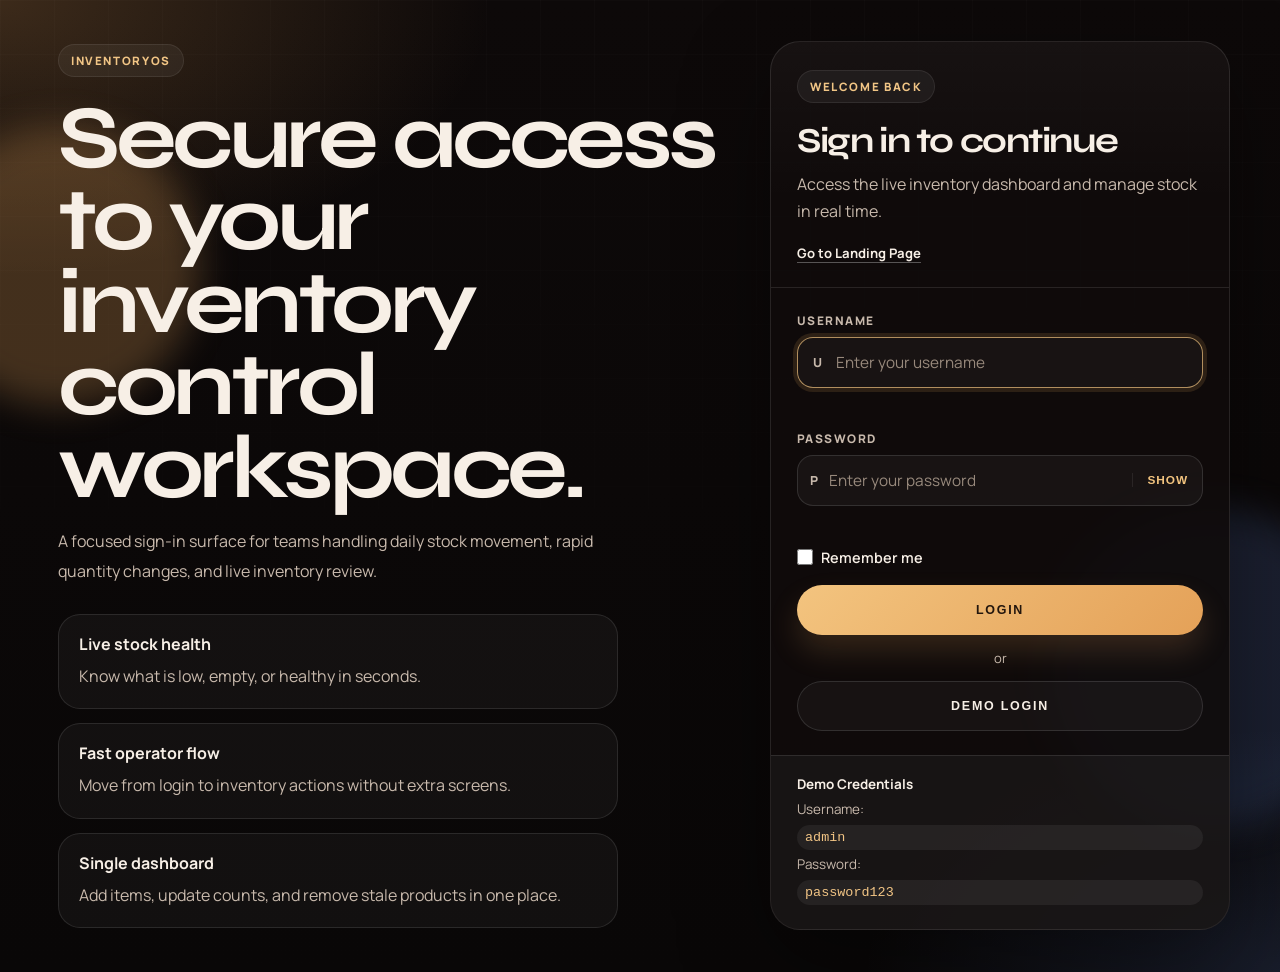
<file: index.html>
<!DOCTYPE html>
<html lang="en">
<head>
    <meta charset="UTF-8">
    <meta name="viewport" content="width=device-width, initial-scale=1.0">
    <meta http-equiv="X-UA-Compatible" content="IE=edge">
    <title>Live Inventory Management System</title>
    <link rel="preconnect" href="https://fonts.googleapis.com">
    <link rel="preconnect" href="https://fonts.gstatic.com" crossorigin>
    <link href="https://fonts.googleapis.com/css2?family=Sora:wght@400;500;600;700;800&family=Space+Grotesk:wght@500;600;700&display=swap" rel="stylesheet">
    <link rel="stylesheet" href="assets/css/styles.css">
</head>
<body>
    <div class="bg-orb bg-orb-1" aria-hidden="true"></div>
    <div class="bg-orb bg-orb-2" aria-hidden="true"></div>
    <div class="bg-grid" aria-hidden="true"></div>

    <div class="poster-container">
        <header class="poster-header">
            <div class="header-top">
                <div class="brand-wrap">
                    <p class="eyebrow">Operations Dashboard</p>
                    <h1>Inventory command center for live stock control.</h1>
                    <p class="tagline">Manage products, monitor stock health, and act on low inventory from one focused workspace.</p>
                </div>
                <div class="header-user-info">
                    <a href="landing.html" class="home-link">Home</a>
                    <span id="userDisplay" class="user-name">User</span>
                    <button id="logoutBtn" class="logout-btn" type="button">Logout</button>
                </div>
            </div>
            <div class="header-band" aria-label="Dashboard summary">
                <article>
                    <span>Realtime sync</span>
                    <strong>Every 30 seconds</strong>
                </article>
                <article>
                    <span>Primary workflow</span>
                    <strong>Add, update, and clean stock</strong>
                </article>
                <article>
                    <span>Operator focus</span>
                    <strong>Daily inventory movement</strong>
                </article>
            </div>
        </header>

        <main class="poster-content">
            <section class="live-stats" aria-labelledby="stats-heading">
                <div class="section-head">
                    <h2 id="stats-heading">Live Inventory Stats</h2>
                    <p class="section-note">Track product volume and stock risk in real time.</p>
                </div>
                <div class="stats-grid">
                    <article class="stat-card stat-card-total">
                        <div class="stat-icon">TP</div>
                        <div class="stat-info">
                            <h3>Total Products</h3>
                            <p class="stat-value" id="total-products">Loading...</p>
                        </div>
                    </article>

                    <article class="stat-card stat-card-instock">
                        <div class="stat-icon">OK</div>
                        <div class="stat-info">
                            <h3>In Stock</h3>
                            <p class="stat-value" id="in-stock">Loading...</p>
                        </div>
                    </article>

                    <article class="stat-card stat-card-low">
                        <div class="stat-icon">LOW</div>
                        <div class="stat-info">
                            <h3>Low Stock</h3>
                            <p class="stat-value" id="low-stock">Loading...</p>
                        </div>
                    </article>

                    <article class="stat-card stat-card-out">
                        <div class="stat-icon">OOS</div>
                        <div class="stat-info">
                            <h3>Out of Stock</h3>
                            <p class="stat-value" id="out-of-stock">Loading...</p>
                        </div>
                    </article>
                </div>
                <div class="stats-footnote" aria-label="Operational indicators">
                    <span class="indicator-pill indicator-pill-neutral">Realtime stock pulse</span>
                    <span class="indicator-pill indicator-pill-good">Healthy stock visible instantly</span>
                    <span class="indicator-pill indicator-pill-warn">Low-stock products require attention</span>
                </div>
            </section>

            <section class="workspace-grid">
                <section class="add-product-section" aria-labelledby="add-product-heading">
                    <div class="section-head">
                        <h2 id="add-product-heading">Add New Product</h2>
                        <p class="section-note">Create a product and set opening stock in one step.</p>
                    </div>
                    <form id="addProductForm" class="add-product-form">
                        <div class="form-grid">
                            <label>
                                Product Name
                                <input type="text" name="product_name" id="productName" required maxlength="120">
                            </label>
                            <label>
                                SKU
                                <input type="text" name="sku" id="productSku" required maxlength="50">
                            </label>
                            <label>
                                Unit Price
                                <input type="number" name="unit_price" id="unitPrice" min="0" step="0.01" value="0">
                            </label>
                            <label>
                                Quantity
                                <input type="number" name="quantity" id="productQuantity" min="0" step="1" value="0" required>
                            </label>
                            <label>
                                Min Stock
                                <input type="number" name="min_stock_level" id="minStockLevel" min="0" step="1" value="0" required>
                            </label>
                            <label class="full-width">
                                Description
                                <input type="text" name="description" id="productDescription" maxlength="255" placeholder="Optional description">
                            </label>
                        </div>
                        <div class="form-actions">
                            <button type="submit" id="addProductBtn" class="primary-btn">Add Product</button>
                        </div>
                    </form>
                </section>

                <aside class="insight-panel" aria-labelledby="insight-heading">
                    <p class="panel-kicker">Operator Notes</p>
                    <h2 id="insight-heading">Keep the floor moving.</h2>
                    <p class="panel-copy">Use the live stats to identify stock pressure fast, then update quantities directly from the table. This dashboard is tuned for quick operational passes rather than heavy reporting.</p>
                    <div class="insight-list">
                        <article>
                            <span>01</span>
                            <p>Add products with opening quantity and minimum threshold.</p>
                        </article>
                        <article>
                            <span>02</span>
                            <p>Watch low-stock and out-of-stock counts before they become blockers.</p>
                        </article>
                        <article>
                            <span>03</span>
                            <p>Update or remove entries directly from the inventory list below.</p>
                        </article>
                    </div>
                </aside>
            </section>

            <section class="inventory-table-section" aria-labelledby="table-heading">
                <div class="section-head section-head-table">
                    <div>
                        <h2 id="table-heading">Current Inventory</h2>
                        <p class="section-note">Update quantities or remove products directly from each row.</p>
                    </div>
                    <label class="table-search" for="inventorySearch">
                        <span>Search inventory</span>
                        <input type="search" id="inventorySearch" placeholder="Find by product name, SKU, or ID">
                    </label>
                </div>

                <div class="table-wrapper">
                    <table class="inventory-table">
                        <thead>
                            <tr>
                                <th>Product ID</th>
                                <th>Product Name</th>
                                <th>Quantity</th>
                                <th>Min Stock Level</th>
                                <th>Status</th>
                                <th>Last Updated</th>
                                <th>Actions</th>
                            </tr>
                        </thead>
                        <tbody id="inventory-tbody">
                            <tr>
                                <td colspan="7" class="loading-message">Loading inventory data...</td>
                            </tr>
                        </tbody>
                    </table>
                </div>
            </section>

            <footer class="poster-footer">
                <p id="last-update">Last updated: <span id="update-time">Fetching...</span></p>
                <p class="refresh-note">Auto-refresh every 30 seconds</p>
                <p class="footer-meta">InventoryOS dashboard built for practical, daily stock operations.</p>
            </footer>
        </main>
    </div>

    <div id="toastRegion" class="toast-region" aria-live="polite" aria-atomic="true"></div>

    <div id="quantityModal" class="modal-shell" aria-hidden="true">
        <div class="modal-backdrop" data-close-quantity-modal></div>
        <section class="modal-card" role="dialog" aria-modal="true" aria-labelledby="quantityModalTitle">
            <button type="button" class="modal-close" data-close-quantity-modal aria-label="Close quantity editor">&times;</button>
            <p class="modal-kicker">Inventory Update</p>
            <h2 id="quantityModalTitle">Update quantity</h2>
            <p id="quantityModalDescription" class="modal-copy">Adjust the selected product quantity.</p>
            <form id="quantityForm" class="modal-form">
                <input type="hidden" id="quantityProductId">
                <label for="quantityInput">
                    New quantity
                    <input type="number" id="quantityInput" min="0" step="1" required>
                </label>
                <div class="modal-actions">
                    <button type="button" class="secondary-btn" data-close-quantity-modal>Cancel</button>
                    <button type="submit" id="quantitySaveBtn" class="primary-btn">Save Quantity</button>
                </div>
            </form>
        </section>
    </div>
    <script src="assets/js/app.js"></script>
</body>
</html>
</file>
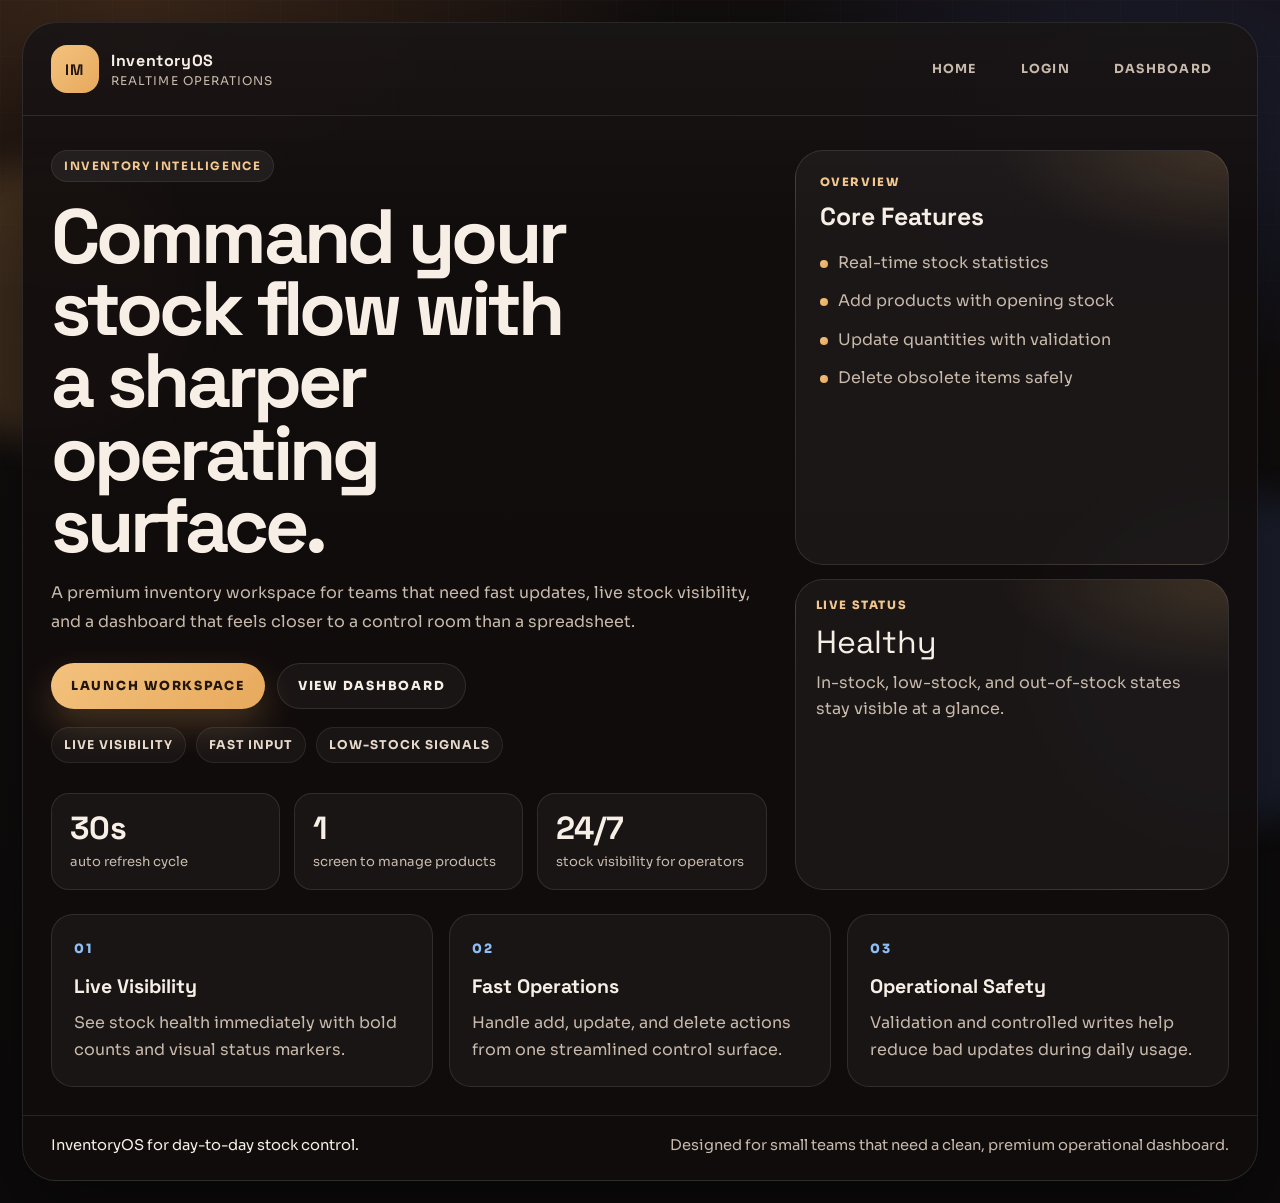
<file: landing.html>
<!DOCTYPE html>
<html lang="en">
<head>
    <meta charset="UTF-8">
    <meta name="viewport" content="width=device-width, initial-scale=1.0">
    <meta http-equiv="X-UA-Compatible" content="IE=edge">
    <title>Inventory Management | Landing</title>
    <link rel="preconnect" href="https://fonts.googleapis.com">
    <link rel="preconnect" href="https://fonts.gstatic.com" crossorigin>
    <link href="https://fonts.googleapis.com/css2?family=Sora:wght@400;500;600;700;800&family=Space+Grotesk:wght@500;600;700&display=swap" rel="stylesheet">
    <link rel="stylesheet" href="assets/css/landing.css">
</head>
<body>
    <div class="landing-orb landing-orb-1" aria-hidden="true"></div>
    <div class="landing-orb landing-orb-2" aria-hidden="true"></div>
    <div class="landing-grid" aria-hidden="true"></div>

    <div class="landing-shell">
        <header class="landing-header">
            <a href="landing.html" class="brand">
                <span class="brand-mark" aria-hidden="true">IM</span>
                <span>
                    <strong>InventoryOS</strong>
                    <small>Realtime Operations</small>
                </span>
            </a>
            <nav class="landing-nav" aria-label="Primary">
                <a href="landing.html">Home</a>
                <a href="login.html">Login</a>
                <a href="index.html">Dashboard</a>
            </nav>
        </header>

        <main class="hero">
            <div class="hero-copy">
                <p class="eyebrow">Inventory Intelligence</p>
                <h1>Command your stock flow with a sharper operating surface.</h1>
                <p class="lead">A premium inventory workspace for teams that need fast updates, live stock visibility, and a dashboard that feels closer to a control room than a spreadsheet.</p>
                <div class="hero-actions">
                    <a class="btn btn-primary" href="login.html">Launch Workspace</a>
                    <a class="btn btn-secondary" href="index.html">View Dashboard</a>
                </div>
                <div class="hero-points" aria-label="Benefits">
                    <span>Live Visibility</span>
                    <span>Fast Input</span>
                    <span>Low-Stock Signals</span>
                </div>
                <div class="hero-metrics" aria-label="Platform metrics">
                    <article>
                        <strong>30s</strong>
                        <span>auto refresh cycle</span>
                    </article>
                    <article>
                        <strong>1</strong>
                        <span>screen to manage products</span>
                    </article>
                    <article>
                        <strong>24/7</strong>
                        <span>stock visibility for operators</span>
                    </article>
                </div>
            </div>

            <aside class="hero-stack" aria-label="Feature preview">
                <section class="feature-card feature-card-primary" aria-labelledby="feature-heading">
                    <div class="card-kicker">Overview</div>
                    <h2 id="feature-heading">Core Features</h2>
                    <ul>
                        <li>Real-time stock statistics</li>
                        <li>Add products with opening stock</li>
                        <li>Update quantities with validation</li>
                        <li>Delete obsolete items safely</li>
                    </ul>
                </section>

                <section class="feature-card feature-card-mini">
                    <div class="mini-label">Live Status</div>
                    <div class="mini-value">Healthy</div>
                    <p>In-stock, low-stock, and out-of-stock states stay visible at a glance.</p>
                </section>
            </aside>
        </main>

        <section class="highlights" aria-label="Highlights">
            <article>
                <span class="highlight-index">01</span>
                <h3>Live Visibility</h3>
                <p>See stock health immediately with bold counts and visual status markers.</p>
            </article>
            <article>
                <span class="highlight-index">02</span>
                <h3>Fast Operations</h3>
                <p>Handle add, update, and delete actions from one streamlined control surface.</p>
            </article>
            <article>
                <span class="highlight-index">03</span>
                <h3>Operational Safety</h3>
                <p>Validation and controlled writes help reduce bad updates during daily usage.</p>
            </article>
        </section>

        <footer class="landing-footer">
            <p>InventoryOS for day-to-day stock control.</p>
            <p class="muted">Designed for small teams that need a clean, premium operational dashboard.</p>
        </footer>
    </div>
</body>
</html>
</file>
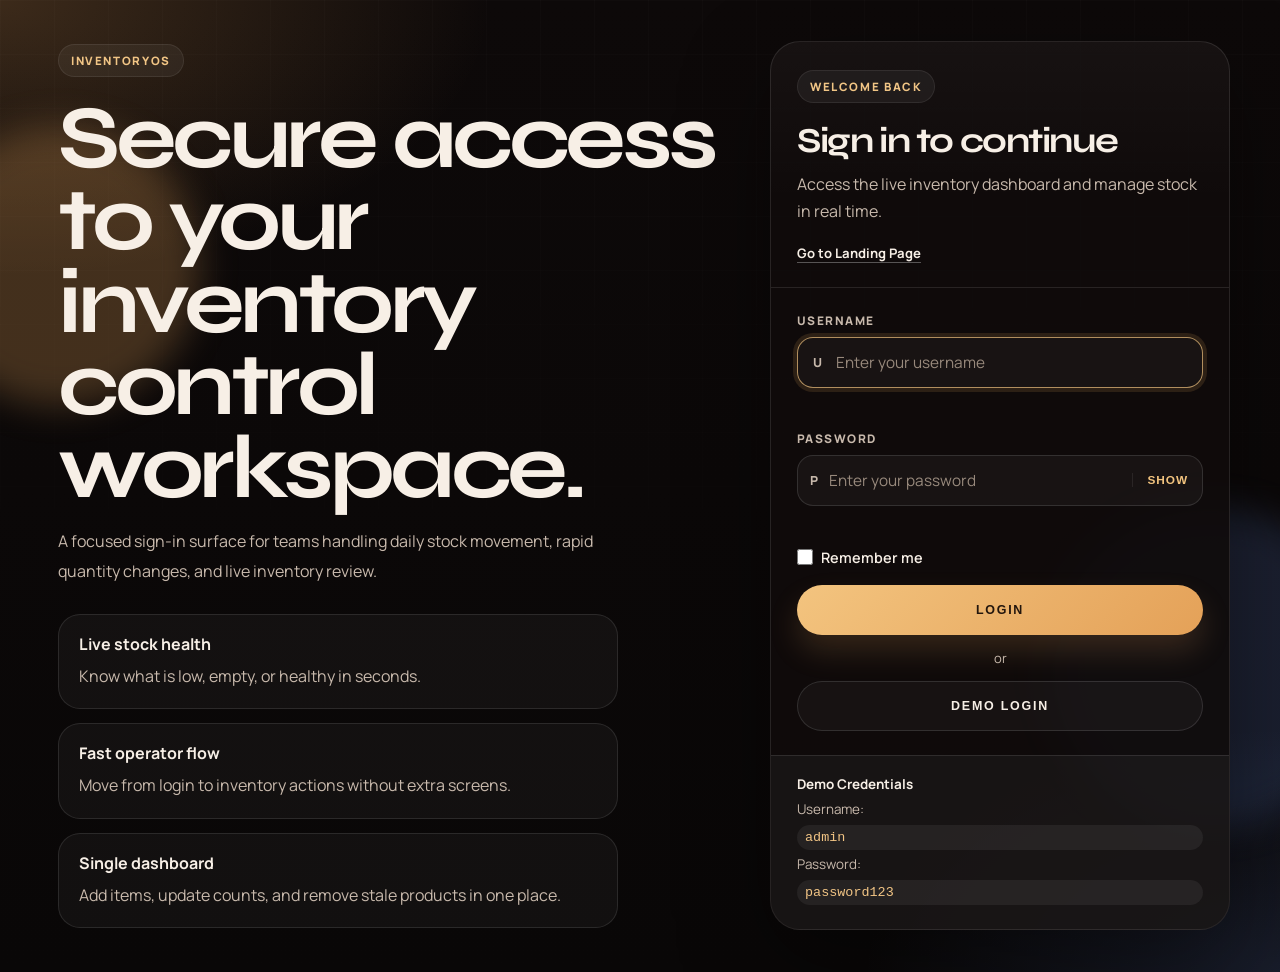
<file: login.html>
<!DOCTYPE html>
<html lang="en">
<head>
    <meta charset="UTF-8">
    <meta name="viewport" content="width=device-width, initial-scale=1.0">
    <meta http-equiv="X-UA-Compatible" content="IE=edge">
    <title>Login - Inventory Management System</title>
    <link rel="preconnect" href="https://fonts.googleapis.com">
    <link rel="preconnect" href="https://fonts.gstatic.com" crossorigin>
    <link href="https://fonts.googleapis.com/css2?family=Manrope:wght@400;500;600;700;800&family=Syne:wght@600;700;800&display=swap" rel="stylesheet">
    <link rel="stylesheet" href="assets/css/login.css">
</head>
<body>
    <div class="login-orb login-orb-1" aria-hidden="true"></div>
    <div class="login-orb login-orb-2" aria-hidden="true"></div>
    <div class="login-grid" aria-hidden="true"></div>

    <div class="login-shell">
        <section class="login-showcase" aria-label="Platform overview">
            <p class="eyebrow">InventoryOS</p>
            <h1>Secure access to your inventory control workspace.</h1>
            <p class="showcase-copy">A focused sign-in surface for teams handling daily stock movement, rapid quantity changes, and live inventory review.</p>
            <div class="showcase-points">
                <article>
                    <strong>Live stock health</strong>
                    <span>Know what is low, empty, or healthy in seconds.</span>
                </article>
                <article>
                    <strong>Fast operator flow</strong>
                    <span>Move from login to inventory actions without extra screens.</span>
                </article>
                <article>
                    <strong>Single dashboard</strong>
                    <span>Add items, update counts, and remove stale products in one place.</span>
                </article>
            </div>
        </section>

        <div class="login-container">
        <div class="login-card">
            <div class="login-header">
                <p class="eyebrow">Welcome Back</p>
                <h1>Sign in to continue</h1>
                <p class="tagline">Access the live inventory dashboard and manage stock in real time.</p>
                <p class="home-link-wrap"><a class="home-link" href="landing.html">Go to Landing Page</a></p>
            </div>

            <form id="loginForm" class="login-form" method="POST" action="api/auth.php">
                <div class="form-group">
                    <label for="username">Username</label>
                    <div class="input-wrapper">
                        <span class="input-icon">U</span>
                        <input
                            type="text"
                            id="username"
                            name="username"
                            placeholder="Enter your username"
                            required
                            autocomplete="username"
                        >
                    </div>
                    <span class="error-message" id="usernameError"></span>
                </div>

                <div class="form-group">
                    <label for="password">Password</label>
                    <div class="input-wrapper">
                        <span class="input-icon">P</span>
                        <input
                            type="password"
                            id="password"
                            name="password"
                            placeholder="Enter your password"
                            required
                            autocomplete="current-password"
                        >
                        <button type="button" class="toggle-password" id="togglePassword">Show</button>
                    </div>
                    <span class="error-message" id="passwordError"></span>
                </div>

                <div class="form-group checkbox">
                    <input
                        type="checkbox"
                        id="remember"
                        name="remember"
                    >
                    <label for="remember">Remember me</label>
                </div>

                <button type="submit" class="login-btn">Login</button>

                <div class="divider">or</div>

                <button type="button" class="demo-btn" id="demoBtn">Demo Login</button>
            </form>

            <div class="login-footer">
                <p class="demo-credentials">
                    <strong>Demo Credentials</strong>
                    Username: <code>admin</code>
                    Password: <code>password123</code>
                </p>
            </div>
        </div>
        </div>

        <div id="errorAlert" class="alert alert-error" style="display: none;">
            <span class="alert-icon">!</span>
            <span id="errorMessage"></span>
            <button type="button" class="alert-close" onclick="closeAlert()">&times;</button>
        </div>

        <div id="successAlert" class="alert alert-success" style="display: none;">
            <span class="alert-icon">OK</span>
            <span id="successMessage"></span>
            <button type="button" class="alert-close" onclick="closeAlert()">&times;</button>
        </div>
    </div>

    <script src="assets/js/login.js"></script>
</body>
</html>
</file>
<file: assets/css/styles.css>
:root {
    --bg: #08141a;
    --bg-soft: #0f2028;
    --panel: rgba(10, 24, 31, 0.82);
    --panel-strong: rgba(7, 18, 24, 0.94);
    --surface: rgba(255, 255, 255, 0.06);
    --surface-strong: rgba(255, 255, 255, 0.1);
    --line: rgba(255, 255, 255, 0.12);
    --text: #f3f6f2;
    --muted: #9fb1af;
    --accent: #f0a84b;
    --accent-strong: #ffd08f;
    --cool: #74c7c3;
    --good: #6bd59a;
    --warn: #ffca6b;
    --danger: #ff8a80;
    --radius-xl: 34px;
    --radius-lg: 24px;
    --radius-md: 18px;
    --shadow: 0 34px 90px rgba(0, 0, 0, 0.34);
    --font-display: "Space Grotesk", "Segoe UI", sans-serif;
    --font-main: "Sora", "Segoe UI", sans-serif;
    --transition: 220ms cubic-bezier(0.2, 0.8, 0.2, 1);
}

* {
    box-sizing: border-box;
    margin: 0;
    padding: 0;
}

html {
    scroll-behavior: smooth;
}

body {
    min-height: 100vh;
    font-family: var(--font-main);
    color: var(--text);
    background:
        radial-gradient(860px 420px at 6% 0%, rgba(240, 168, 75, 0.24), transparent 58%),
        radial-gradient(720px 420px at 100% 0%, rgba(79, 161, 255, 0.15), transparent 55%),
        linear-gradient(180deg, #081116 0%, #051017 100%);
    padding: 22px;
    overflow-x: hidden;
}

button,
input {
    font: inherit;
}

a {
    color: inherit;
}

.bg-orb,
.bg-grid {
    position: fixed;
    pointer-events: none;
}

.bg-orb {
    border-radius: 999px;
    filter: blur(20px);
    opacity: 0.75;
}

.bg-orb-1 {
    width: 320px;
    height: 320px;
    top: 10%;
    left: -90px;
    background: rgba(240, 168, 75, 0.26);
}

.bg-orb-2 {
    width: 360px;
    height: 360px;
    right: -110px;
    bottom: 6%;
    background: rgba(93, 184, 190, 0.16);
}

.bg-grid {
    inset: 0;
    background-image:
        linear-gradient(rgba(255, 255, 255, 0.03) 1px, transparent 1px),
        linear-gradient(90deg, rgba(255, 255, 255, 0.03) 1px, transparent 1px);
    background-size: 54px 54px;
    mask-image: linear-gradient(180deg, rgba(0, 0, 0, 0.54), transparent 88%);
}

.poster-container {
    position: relative;
    z-index: 1;
    max-width: 1380px;
    margin: 0 auto;
    border-radius: var(--radius-xl);
    border: 1px solid var(--line);
    background:
        linear-gradient(180deg, rgba(255, 255, 255, 0.03), transparent 18%),
        var(--panel-strong);
    box-shadow: var(--shadow);
    overflow: hidden;
}

.poster-header,
.poster-content {
    padding-left: 28px;
    padding-right: 28px;
}

.poster-header {
    padding-top: 28px;
    padding-bottom: 24px;
    border-bottom: 1px solid var(--line);
}

.header-top {
    display: flex;
    justify-content: space-between;
    gap: 24px;
    align-items: flex-start;
}

.brand-wrap {
    max-width: 760px;
}

.eyebrow,
.panel-kicker,
.modal-kicker {
    display: inline-flex;
    align-items: center;
    padding: 8px 12px;
    border-radius: 999px;
    border: 1px solid rgba(255, 255, 255, 0.08);
    background: rgba(255, 255, 255, 0.05);
    color: var(--accent-strong);
    font-size: 0.72rem;
    font-weight: 800;
    letter-spacing: 0.14em;
    text-transform: uppercase;
}

.brand-wrap h1 {
    max-width: 12ch;
    margin-top: 18px;
    font-family: var(--font-display);
    font-size: clamp(3rem, 6vw, 5.6rem);
    line-height: 0.92;
    letter-spacing: -0.05em;
}

.tagline {
    max-width: 58ch;
    margin-top: 16px;
    color: var(--muted);
    font-size: 1rem;
    line-height: 1.8;
}

.header-user-info {
    min-width: 250px;
    display: grid;
    justify-items: end;
    gap: 12px;
}

.home-link,
.logout-btn,
.secondary-btn {
    display: inline-flex;
    align-items: center;
    justify-content: center;
    min-height: 46px;
    padding: 0 18px;
    border-radius: 999px;
    text-decoration: none;
    font-size: 0.78rem;
    font-weight: 800;
    letter-spacing: 0.12em;
    text-transform: uppercase;
    transition: var(--transition);
}

.home-link,
.secondary-btn {
    border: 1px solid var(--line);
    background: rgba(255, 255, 255, 0.04);
    color: var(--text);
}

.user-name {
    padding: 12px 16px;
    border-radius: 18px;
    border: 1px solid var(--line);
    background: rgba(255, 255, 255, 0.05);
    color: var(--text);
    font-size: 0.86rem;
    text-align: center;
}

.logout-btn,
.primary-btn {
    border: 0;
    background: linear-gradient(135deg, var(--accent-strong), var(--accent));
    color: #2d1b08;
    box-shadow: 0 16px 32px rgba(240, 168, 75, 0.2);
    cursor: pointer;
}

.home-link:hover,
.logout-btn:hover,
.primary-btn:hover,
.secondary-btn:hover,
.qty-edit-btn:hover,
.qty-delete-btn:hover {
    transform: translateY(-2px);
}

.header-band {
    display: grid;
    grid-template-columns: repeat(3, minmax(0, 1fr));
    gap: 14px;
    margin-top: 28px;
}

.header-band article,
.stat-card,
.add-product-section,
.insight-panel,
.inventory-table-section {
    border: 1px solid var(--line);
    background: rgba(255, 255, 255, 0.04);
    border-radius: 24px;
}

.header-band article {
    padding: 18px 20px;
}

.header-band span {
    display: block;
    color: var(--muted);
    font-size: 0.74rem;
    font-weight: 700;
    letter-spacing: 0.12em;
    text-transform: uppercase;
}

.header-band strong {
    display: block;
    margin-top: 10px;
    font-size: 1rem;
    line-height: 1.5;
}

.poster-content {
    display: grid;
    gap: 22px;
    padding-top: 24px;
    padding-bottom: 28px;
}

.section-head {
    display: flex;
    justify-content: space-between;
    gap: 14px;
    align-items: flex-start;
}

.section-head h2,
.insight-panel h2,
.modal-card h2 {
    font-family: var(--font-display);
    font-size: clamp(1.6rem, 3vw, 2.4rem);
    letter-spacing: -0.04em;
}

.section-note,
.panel-copy,
.modal-copy {
    color: var(--muted);
    line-height: 1.7;
}

.live-stats {
    display: grid;
    gap: 16px;
}

.stats-grid {
    display: grid;
    grid-template-columns: repeat(4, minmax(0, 1fr));
    gap: 14px;
}

.stat-card {
    position: relative;
    overflow: hidden;
    display: flex;
    gap: 14px;
    align-items: center;
    padding: 18px;
}

.stat-card::before {
    content: "";
    position: absolute;
    inset: 0 auto 0 0;
    width: 4px;
}

.stat-card-total::before { background: var(--cool); }
.stat-card-instock::before { background: var(--good); }
.stat-card-low::before { background: var(--warn); }
.stat-card-out::before { background: var(--danger); }

.stat-icon {
    width: 56px;
    height: 56px;
    display: grid;
    place-items: center;
    border-radius: 18px;
    background: rgba(255, 255, 255, 0.08);
    font-family: var(--font-display);
    font-size: 0.86rem;
    font-weight: 700;
    letter-spacing: 0.1em;
}

.stat-info h3 {
    color: var(--muted);
    font-size: 0.8rem;
    font-weight: 700;
    letter-spacing: 0.1em;
    text-transform: uppercase;
}

.stat-value {
    margin-top: 8px;
    font-family: var(--font-display);
    font-size: clamp(2rem, 5vw, 3.2rem);
    line-height: 1;
}

.stats-footnote {
    display: flex;
    flex-wrap: wrap;
    gap: 10px;
}

.indicator-pill {
    padding: 10px 14px;
    border-radius: 999px;
    border: 1px solid var(--line);
    background: rgba(255, 255, 255, 0.04);
    font-size: 0.76rem;
    font-weight: 700;
    letter-spacing: 0.06em;
    text-transform: uppercase;
}

.indicator-pill-good { color: #aff3c4; }
.indicator-pill-warn { color: #ffd786; }
.indicator-pill-neutral { color: #cce4e2; }

.workspace-grid {
    display: grid;
    grid-template-columns: minmax(0, 1.45fr) minmax(300px, 0.8fr);
    gap: 16px;
}

.add-product-section,
.insight-panel,
.inventory-table-section {
    padding: 22px;
}

.add-product-form {
    margin-top: 20px;
}

.form-grid {
    display: grid;
    grid-template-columns: repeat(2, minmax(0, 1fr));
    gap: 14px;
}

.form-grid label,
.modal-form label,
.table-search {
    display: grid;
    gap: 8px;
    color: var(--muted);
    font-size: 0.76rem;
    font-weight: 700;
    letter-spacing: 0.08em;
    text-transform: uppercase;
}

.form-grid input,
.modal-form input,
.table-search input {
    width: 100%;
    min-height: 52px;
    border-radius: 16px;
    border: 1px solid rgba(255, 255, 255, 0.1);
    background: rgba(255, 255, 255, 0.05);
    color: var(--text);
    padding: 0 16px;
    outline: none;
    transition: var(--transition);
}

.form-grid input::placeholder,
.table-search input::placeholder {
    color: #7f9290;
}

.form-grid input:focus,
.modal-form input:focus,
.table-search input:focus {
    border-color: rgba(255, 208, 143, 0.7);
    box-shadow: 0 0 0 4px rgba(240, 168, 75, 0.14);
}

.full-width {
    grid-column: 1 / -1;
}

.form-actions,
.modal-actions {
    display: flex;
    justify-content: flex-start;
    gap: 12px;
    margin-top: 18px;
}

.insight-panel {
    position: relative;
    overflow: hidden;
    background:
        radial-gradient(320px 180px at 100% 0%, rgba(240, 168, 75, 0.16), transparent 60%),
        rgba(255, 255, 255, 0.05);
}

.panel-kicker {
    margin-bottom: 16px;
}

.panel-copy {
    margin-top: 14px;
}

.insight-list {
    display: grid;
    gap: 14px;
    margin-top: 24px;
}

.insight-list article {
    display: grid;
    grid-template-columns: auto 1fr;
    gap: 12px;
    align-items: start;
    padding: 16px;
    border-radius: 18px;
    border: 1px solid rgba(255, 255, 255, 0.08);
    background: rgba(255, 255, 255, 0.04);
}

.insight-list span {
    width: 38px;
    height: 38px;
    display: grid;
    place-items: center;
    border-radius: 14px;
    background: rgba(255, 255, 255, 0.08);
    font-family: var(--font-display);
    font-size: 0.86rem;
}

.insight-list p {
    color: var(--muted);
    line-height: 1.7;
}

.section-head-table {
    align-items: end;
}

.table-search {
    min-width: min(360px, 100%);
}

.table-wrapper {
    margin-top: 18px;
    overflow: auto;
    border-radius: 18px;
    border: 1px solid var(--line);
    background: rgba(3, 10, 14, 0.36);
}

.inventory-table {
    width: 100%;
    border-collapse: collapse;
    min-width: 980px;
}

.inventory-table th,
.inventory-table td {
    padding: 14px 16px;
    text-align: left;
    border-bottom: 1px solid rgba(255, 255, 255, 0.06);
}

.inventory-table th {
    position: sticky;
    top: 0;
    background: rgba(5, 16, 22, 0.94);
    backdrop-filter: blur(12px);
    color: var(--muted);
    font-size: 0.72rem;
    font-weight: 700;
    letter-spacing: 0.1em;
    text-transform: uppercase;
}

.inventory-table tbody tr:hover {
    background: rgba(255, 255, 255, 0.03);
}

.inventory-table td strong {
    display: block;
    font-size: 0.96rem;
}

.inventory-table td small {
    display: block;
    margin-top: 4px;
    color: var(--muted);
}

.quantity-display {
    display: inline-flex;
    min-width: 62px;
    justify-content: center;
    padding: 8px 12px;
    border-radius: 999px;
    background: rgba(255, 255, 255, 0.05);
}

.status-badge {
    display: inline-flex;
    align-items: center;
    padding: 8px 12px;
    border-radius: 999px;
    font-size: 0.74rem;
    font-weight: 800;
    letter-spacing: 0.08em;
    text-transform: uppercase;
}

.status-in-stock {
    background: rgba(107, 213, 154, 0.14);
    border: 1px solid rgba(107, 213, 154, 0.24);
    color: #aff3c4;
}

.status-low-stock {
    background: rgba(255, 202, 107, 0.14);
    border: 1px solid rgba(255, 202, 107, 0.24);
    color: #ffdc97;
}

.status-out-of-stock {
    background: rgba(255, 138, 128, 0.14);
    border: 1px solid rgba(255, 138, 128, 0.24);
    color: #ffb0a9;
}

.action-buttons {
    display: flex;
    gap: 10px;
    flex-wrap: wrap;
}

.qty-edit-btn,
.qty-delete-btn {
    min-height: 40px;
    padding: 0 14px;
    border-radius: 999px;
    border: 0;
    font-size: 0.72rem;
    font-weight: 800;
    letter-spacing: 0.12em;
    text-transform: uppercase;
    cursor: pointer;
    transition: var(--transition);
}

.qty-edit-btn {
    color: #11201f;
    background: linear-gradient(135deg, #9fe3df, #74c7c3);
}

.qty-delete-btn {
    color: var(--text);
    background: rgba(255, 255, 255, 0.06);
    border: 1px solid rgba(255, 255, 255, 0.08);
}

.loading-message {
    padding: 34px 16px !important;
    color: var(--muted);
    text-align: center;
}

.poster-footer {
    display: flex;
    justify-content: space-between;
    gap: 12px;
    align-items: center;
    padding-top: 6px;
    color: var(--muted);
    font-size: 0.86rem;
}

.refresh-note {
    font-weight: 700;
    color: var(--text);
}

.toast-region {
    position: fixed;
    top: 18px;
    right: 18px;
    z-index: 20;
    display: grid;
    gap: 10px;
    width: min(360px, calc(100vw - 24px));
}

.toast {
    padding: 14px 16px;
    border-radius: 18px;
    border: 1px solid var(--line);
    background: rgba(7, 18, 24, 0.96);
    box-shadow: 0 22px 50px rgba(0, 0, 0, 0.28);
    backdrop-filter: blur(12px);
    animation: slide-up 180ms ease-out;
}

.toast-success {
    border-color: rgba(107, 213, 154, 0.28);
}

.toast-error {
    border-color: rgba(255, 138, 128, 0.28);
}

.toast-title {
    font-size: 0.74rem;
    font-weight: 800;
    letter-spacing: 0.12em;
    text-transform: uppercase;
}

.toast-message {
    margin-top: 6px;
    color: var(--muted);
    line-height: 1.6;
    font-size: 0.9rem;
}

.modal-shell {
    position: fixed;
    inset: 0;
    z-index: 18;
    display: none;
    align-items: center;
    justify-content: center;
    padding: 18px;
}

.modal-shell.is-open {
    display: flex;
}

.modal-backdrop {
    position: absolute;
    inset: 0;
    background: rgba(3, 11, 15, 0.72);
    backdrop-filter: blur(12px);
}

.modal-card {
    position: relative;
    z-index: 1;
    width: min(460px, 100%);
    padding: 26px;
    border-radius: 28px;
    border: 1px solid var(--line);
    background:
        linear-gradient(180deg, rgba(255, 255, 255, 0.03), transparent 18%),
        rgba(7, 18, 24, 0.97);
    box-shadow: var(--shadow);
}

.modal-copy {
    margin-top: 12px;
}

.modal-form {
    margin-top: 20px;
}

.modal-close {
    position: absolute;
    top: 14px;
    right: 14px;
    width: 40px;
    height: 40px;
    border-radius: 999px;
    border: 1px solid var(--line);
    background: rgba(255, 255, 255, 0.04);
    color: var(--text);
    font-size: 1.4rem;
    line-height: 1;
    cursor: pointer;
}

@keyframes slide-up {
    from {
        opacity: 0;
        transform: translateY(-8px);
    }

    to {
        opacity: 1;
        transform: translateY(0);
    }
}

@media (max-width: 1100px) {
    .stats-grid,
    .header-band {
        grid-template-columns: repeat(2, minmax(0, 1fr));
    }

    .workspace-grid {
        grid-template-columns: 1fr;
    }
}

@media (max-width: 860px) {
    .poster-header,
    .poster-content {
        padding-left: 18px;
        padding-right: 18px;
    }

    .header-top,
    .section-head,
    .poster-footer {
        flex-direction: column;
        align-items: flex-start;
    }

    .header-user-info {
        width: 100%;
        justify-items: start;
    }

    .stats-grid,
    .header-band,
    .form-grid {
        grid-template-columns: 1fr;
    }

    .table-search {
        width: 100%;
        min-width: 0;
    }
}

@media (max-width: 560px) {
    body {
        padding: 12px;
    }

    .poster-header {
        padding-top: 18px;
        padding-bottom: 18px;
    }

    .add-product-section,
    .insight-panel,
    .inventory-table-section,
    .modal-card {
        padding: 16px;
    }

    .brand-wrap h1 {
        font-size: clamp(2.6rem, 15vw, 4rem);
    }

    .form-actions,
    .modal-actions {
        flex-direction: column;
    }

    .primary-btn,
    .secondary-btn {
        width: 100%;
    }

    .toast-region {
        left: 12px;
        right: 12px;
        width: auto;
    }
}

@media (prefers-reduced-motion: reduce) {
    * {
        animation: none !important;
        scroll-behavior: auto !important;
        transition: none !important;
    }
}
</file>
<file: assets/css/landing.css>
:root {
    --bg: #140f0f;
    --bg-soft: #1d1515;
    --panel: rgba(27, 20, 20, 0.82);
    --panel-strong: rgba(18, 14, 14, 0.92);
    --line: rgba(255, 255, 255, 0.1);
    --text: #f7efe6;
    --muted: #c7b9ab;
    --accent: #e7a95d;
    --accent-strong: #f3c27d;
    --cool: #8ec5ff;
    --radius-xl: 34px;
    --radius-lg: 24px;
    --radius-md: 18px;
    --shadow: 0 28px 80px rgba(0, 0, 0, 0.38);
    --font-display: "Space Grotesk", "Segoe UI", sans-serif;
    --font-main: "Sora", "Segoe UI", sans-serif;
    --transition: 220ms cubic-bezier(0.2, 0.8, 0.2, 1);
}

* {
    box-sizing: border-box;
    margin: 0;
    padding: 0;
}

body {
    min-height: 100vh;
    font-family: var(--font-main);
    color: var(--text);
    background:
        radial-gradient(900px 500px at 10% 0%, rgba(204, 126, 63, 0.22), transparent 60%),
        radial-gradient(720px 460px at 90% 10%, rgba(92, 128, 255, 0.16), transparent 58%),
        linear-gradient(180deg, #120e0e 0%, #0c0a0a 100%);
    padding: 22px;
    overflow-x: hidden;
}

.landing-orb,
.landing-grid {
    position: fixed;
    pointer-events: none;
}

.landing-orb {
    border-radius: 999px;
    filter: blur(18px);
    opacity: 0.72;
}

.landing-orb-1 {
    width: 280px;
    height: 280px;
    top: 18%;
    left: -90px;
    background: rgba(231, 169, 93, 0.28);
}

.landing-orb-2 {
    width: 340px;
    height: 340px;
    right: -110px;
    bottom: 8%;
    background: rgba(99, 157, 255, 0.18);
}

.landing-grid {
    inset: 0;
    background-image:
        linear-gradient(rgba(255, 255, 255, 0.035) 1px, transparent 1px),
        linear-gradient(90deg, rgba(255, 255, 255, 0.035) 1px, transparent 1px);
    background-size: 56px 56px;
    mask-image: linear-gradient(180deg, rgba(0, 0, 0, 0.45), transparent 88%);
}

.landing-shell {
    position: relative;
    z-index: 1;
    max-width: 1240px;
    margin: 0 auto;
    border-radius: var(--radius-xl);
    border: 1px solid var(--line);
    background:
        linear-gradient(180deg, rgba(255, 255, 255, 0.03), transparent 18%),
        var(--panel-strong);
    box-shadow: var(--shadow);
    overflow: hidden;
}

.landing-header {
    display: flex;
    justify-content: space-between;
    align-items: center;
    gap: 16px;
    padding: 22px 28px;
    border-bottom: 1px solid var(--line);
}

.brand {
    display: inline-flex;
    align-items: center;
    gap: 12px;
    color: var(--text);
    text-decoration: none;
}

.brand-mark {
    width: 48px;
    height: 48px;
    display: grid;
    place-items: center;
    border-radius: 16px;
    font-family: var(--font-display);
    font-size: 0.95rem;
    font-weight: 700;
    letter-spacing: 0.08em;
    color: #22160d;
    background: linear-gradient(135deg, var(--accent-strong), var(--accent));
}

.brand strong,
.brand small {
    display: block;
}

.brand strong {
    font-family: var(--font-display);
    font-size: 1rem;
    letter-spacing: 0.04em;
}

.brand small {
    margin-top: 2px;
    color: var(--muted);
    font-size: 0.75rem;
    letter-spacing: 0.09em;
    text-transform: uppercase;
}

.landing-nav {
    display: flex;
    flex-wrap: wrap;
    gap: 10px;
}

.landing-nav a {
    padding: 10px 16px;
    border-radius: 999px;
    border: 1px solid transparent;
    text-decoration: none;
    color: var(--muted);
    font-size: 0.78rem;
    font-weight: 700;
    letter-spacing: 0.1em;
    text-transform: uppercase;
    transition: var(--transition);
}

.landing-nav a:hover {
    color: var(--text);
    border-color: var(--line);
    background: rgba(255, 255, 255, 0.05);
}

.hero {
    display: grid;
    grid-template-columns: minmax(0, 1.4fr) minmax(320px, 0.85fr);
    gap: 28px;
    padding: 34px 28px 24px;
}

.eyebrow {
    display: inline-flex;
    align-items: center;
    border-radius: 999px;
    padding: 8px 12px;
    margin-bottom: 18px;
    background: rgba(255, 255, 255, 0.06);
    border: 1px solid rgba(255, 255, 255, 0.08);
    color: #f6c990;
    font-size: 0.72rem;
    font-weight: 700;
    letter-spacing: 0.14em;
    text-transform: uppercase;
}

.hero-copy h1 {
    max-width: 10.5ch;
    font-family: var(--font-display);
    font-size: clamp(3rem, 6vw, 5.8rem);
    line-height: 0.94;
    letter-spacing: -0.05em;
}

.lead {
    max-width: 60ch;
    margin-top: 18px;
    color: var(--muted);
    font-size: 1rem;
    line-height: 1.8;
}

.hero-actions {
    display: flex;
    flex-wrap: wrap;
    gap: 12px;
    margin-top: 26px;
}

.btn {
    min-width: 180px;
    display: inline-flex;
    justify-content: center;
    align-items: center;
    border-radius: 999px;
    padding: 14px 20px;
    text-decoration: none;
    font-size: 0.78rem;
    font-weight: 800;
    letter-spacing: 0.14em;
    text-transform: uppercase;
    transition: var(--transition);
}

.btn-primary {
    color: #23160d;
    background: linear-gradient(135deg, var(--accent-strong), var(--accent));
    box-shadow: 0 16px 34px rgba(231, 169, 93, 0.24);
}

.btn-secondary {
    color: var(--text);
    border: 1px solid var(--line);
    background: rgba(255, 255, 255, 0.04);
}

.btn:hover {
    transform: translateY(-2px);
}

.hero-points {
    display: flex;
    flex-wrap: wrap;
    gap: 10px;
    margin-top: 18px;
}

.hero-points span {
    padding: 9px 12px;
    border-radius: 999px;
    border: 1px solid rgba(255, 255, 255, 0.08);
    background: rgba(255, 255, 255, 0.04);
    color: #e7dacc;
    font-size: 0.76rem;
    font-weight: 700;
    letter-spacing: 0.08em;
    text-transform: uppercase;
}

.hero-metrics {
    display: grid;
    grid-template-columns: repeat(3, minmax(0, 1fr));
    gap: 14px;
    margin-top: 30px;
}

.hero-metrics article {
    padding: 18px;
    border-radius: var(--radius-md);
    border: 1px solid var(--line);
    background: rgba(255, 255, 255, 0.04);
}

.hero-metrics strong {
    display: block;
    font-family: var(--font-display);
    font-size: 2rem;
    line-height: 1;
}

.hero-metrics span {
    display: block;
    margin-top: 8px;
    color: var(--muted);
    font-size: 0.82rem;
    line-height: 1.5;
}

.hero-stack {
    display: grid;
    gap: 14px;
}

.feature-card {
    border-radius: 28px;
    border: 1px solid var(--line);
    background:
        radial-gradient(380px 160px at 100% 0%, rgba(231, 169, 93, 0.16), transparent 60%),
        rgba(255, 255, 255, 0.045);
}

.feature-card-primary {
    padding: 24px;
    min-height: 100%;
}

.card-kicker,
.mini-label {
    color: #f2c68d;
    font-size: 0.72rem;
    font-weight: 800;
    letter-spacing: 0.14em;
    text-transform: uppercase;
}

.feature-card h2 {
    margin-top: 12px;
    font-family: var(--font-display);
    font-size: 1.55rem;
}

.feature-card ul {
    list-style: none;
    display: grid;
    gap: 12px;
    margin-top: 18px;
}

.feature-card li {
    position: relative;
    padding-left: 18px;
    color: var(--muted);
    line-height: 1.65;
}

.feature-card li::before {
    content: "";
    position: absolute;
    left: 0;
    top: 10px;
    width: 8px;
    height: 8px;
    border-radius: 999px;
    background: linear-gradient(135deg, var(--accent-strong), var(--accent));
}

.feature-card-mini {
    padding: 18px 20px;
}

.mini-value {
    margin-top: 10px;
    font-family: var(--font-display);
    font-size: 2rem;
}

.feature-card-mini p {
    margin-top: 8px;
    color: var(--muted);
    line-height: 1.65;
}

.highlights {
    display: grid;
    grid-template-columns: repeat(3, minmax(0, 1fr));
    gap: 16px;
    padding: 0 28px 28px;
}

.highlights article {
    padding: 22px;
    border-radius: 22px;
    border: 1px solid var(--line);
    background: rgba(255, 255, 255, 0.04);
    transition: var(--transition);
}

.highlights article:hover {
    transform: translateY(-3px);
    background: rgba(255, 255, 255, 0.055);
}

.highlight-index {
    display: inline-block;
    color: #8ebef5;
    font-size: 0.8rem;
    font-weight: 800;
    letter-spacing: 0.12em;
}

.highlights h3 {
    margin-top: 16px;
    font-family: var(--font-display);
    font-size: 1.22rem;
}

.highlights p {
    margin-top: 10px;
    color: var(--muted);
    line-height: 1.7;
}

.landing-footer {
    display: flex;
    justify-content: space-between;
    gap: 12px;
    padding: 20px 28px 26px;
    border-top: 1px solid var(--line);
    color: var(--text);
    font-size: 0.92rem;
}

.landing-footer .muted {
    color: var(--muted);
    text-align: right;
}

@media (max-width: 980px) {
    .hero {
        grid-template-columns: 1fr;
    }

    .hero-copy h1 {
        max-width: 11ch;
    }

    .hero-metrics,
    .highlights {
        grid-template-columns: 1fr;
    }
}

@media (max-width: 640px) {
    body {
        padding: 12px;
    }

    .landing-header,
    .hero,
    .highlights,
    .landing-footer {
        padding-left: 16px;
        padding-right: 16px;
    }

    .landing-header,
    .landing-footer {
        flex-direction: column;
        align-items: flex-start;
    }

    .landing-footer .muted {
        text-align: left;
    }

    .hero-copy h1 {
        font-size: clamp(2.5rem, 15vw, 4rem);
    }

    .btn {
        width: 100%;
    }
}

@media (prefers-reduced-motion: reduce) {
    * {
        animation: none !important;
        scroll-behavior: auto !important;
        transition: none !important;
    }
}
</file>
<file: assets/css/login.css>
:root {
    --bg: #0f0b0b;
    --panel: rgba(16, 12, 12, 0.9);
    --panel-soft: rgba(255, 255, 255, 0.04);
    --line: rgba(255, 255, 255, 0.1);
    --text: #f7efe6;
    --muted: #c8b9ac;
    --accent: #e4a158;
    --accent-strong: #f3c47f;
    --font-display: "Syne", "Segoe UI", sans-serif;
    --font-main: "Manrope", "Segoe UI", sans-serif;
    --shadow: 0 30px 90px rgba(0, 0, 0, 0.38);
    --transition: 220ms cubic-bezier(0.2, 0.8, 0.2, 1);
}

* {
    box-sizing: border-box;
    margin: 0;
    padding: 0;
}

body {
    min-height: 100vh;
    font-family: var(--font-main);
    color: var(--text);
    background:
        radial-gradient(820px 460px at 0% 0%, rgba(228, 161, 88, 0.22), transparent 60%),
        radial-gradient(720px 420px at 100% 100%, rgba(113, 156, 255, 0.14), transparent 58%),
        linear-gradient(180deg, #0d0909 0%, #090707 100%);
    padding: 20px;
    overflow-x: hidden;
}

.login-orb,
.login-grid {
    position: fixed;
    pointer-events: none;
}

.login-orb {
    border-radius: 999px;
    filter: blur(18px);
}

.login-orb-1 {
    width: 280px;
    height: 280px;
    top: 14%;
    left: -80px;
    background: rgba(228, 161, 88, 0.26);
}

.login-orb-2 {
    width: 320px;
    height: 320px;
    right: -90px;
    bottom: 8%;
    background: rgba(113, 156, 255, 0.16);
}

.login-grid {
    inset: 0;
    background-image:
        linear-gradient(rgba(255, 255, 255, 0.03) 1px, transparent 1px),
        linear-gradient(90deg, rgba(255, 255, 255, 0.03) 1px, transparent 1px);
    background-size: 54px 54px;
    mask-image: linear-gradient(180deg, rgba(0, 0, 0, 0.5), transparent 90%);
}

.login-shell {
    position: relative;
    z-index: 1;
    max-width: 1180px;
    margin: 0 auto;
    min-height: calc(100vh - 40px);
    display: grid;
    grid-template-columns: minmax(0, 1fr) minmax(380px, 460px);
    gap: 28px;
    align-items: center;
}

.login-showcase {
    padding: 24px 8px;
}

.eyebrow {
    display: inline-flex;
    align-items: center;
    border-radius: 999px;
    padding: 8px 12px;
    margin-bottom: 20px;
    background: rgba(255, 255, 255, 0.05);
    border: 1px solid rgba(255, 255, 255, 0.08);
    color: #f1c585;
    font-size: 0.72rem;
    font-weight: 800;
    letter-spacing: 0.14em;
    text-transform: uppercase;
}

.login-showcase h1 {
    max-width: 11ch;
    font-family: var(--font-display);
    font-size: clamp(3rem, 7vw, 5.6rem);
    line-height: 0.92;
    letter-spacing: -0.05em;
}

.showcase-copy {
    max-width: 58ch;
    margin-top: 18px;
    color: var(--muted);
    line-height: 1.85;
}

.showcase-points {
    display: grid;
    gap: 14px;
    margin-top: 28px;
    max-width: 560px;
}

.showcase-points article {
    padding: 18px 20px;
    border-radius: 22px;
    border: 1px solid var(--line);
    background: rgba(255, 255, 255, 0.04);
}

.showcase-points strong {
    display: block;
    font-size: 1rem;
}

.showcase-points span {
    display: block;
    margin-top: 8px;
    color: var(--muted);
    line-height: 1.7;
}

.login-container {
    width: 100%;
}

.login-card {
    overflow: hidden;
    border-radius: 30px;
    border: 1px solid var(--line);
    background:
        linear-gradient(180deg, rgba(255, 255, 255, 0.03), transparent 18%),
        var(--panel);
    box-shadow: var(--shadow);
}

.login-header {
    padding: 28px 26px 24px;
    border-bottom: 1px solid var(--line);
}

.login-header h1 {
    font-family: var(--font-display);
    font-size: 2.2rem;
    line-height: 1;
    letter-spacing: -0.04em;
}

.login-header .tagline {
    margin-top: 12px;
    color: var(--muted);
    line-height: 1.7;
}

.home-link-wrap {
    margin-top: 16px;
}

.home-link {
    color: var(--text);
    text-decoration: none;
    font-size: 0.82rem;
    font-weight: 700;
    border-bottom: 1px solid rgba(255, 255, 255, 0.3);
}

.login-form {
    padding: 24px 26px;
}

.form-group {
    margin-bottom: 18px;
}

.form-group label {
    display: block;
    margin-bottom: 8px;
    color: var(--muted);
    font-size: 0.74rem;
    font-weight: 800;
    letter-spacing: 0.12em;
    text-transform: uppercase;
}

.input-wrapper {
    display: flex;
    align-items: center;
    border-radius: 16px;
    border: 1px solid rgba(255, 255, 255, 0.12);
    background: rgba(255, 255, 255, 0.04);
    transition: var(--transition);
}

.input-wrapper:focus-within {
    border-color: rgba(243, 196, 127, 0.7);
    box-shadow: 0 0 0 4px rgba(228, 161, 88, 0.14);
}

.input-icon {
    width: 42px;
    text-align: center;
    color: var(--muted);
    font-size: 0.78rem;
    font-weight: 800;
}

.input-wrapper input {
    width: 100%;
    border: 0;
    outline: 0;
    padding: 14px 0;
    background: transparent;
    color: var(--text);
    font-family: inherit;
    font-size: 0.96rem;
}

.input-wrapper input::placeholder {
    color: #98897c;
}

.toggle-password {
    border: 0;
    border-left: 1px solid rgba(255, 255, 255, 0.08);
    background: transparent;
    color: var(--accent-strong);
    padding: 0 14px;
    font-size: 0.74rem;
    font-weight: 800;
    letter-spacing: 0.08em;
    text-transform: uppercase;
    cursor: pointer;
}

.error-message {
    display: block;
    min-height: 18px;
    margin-top: 6px;
    color: #ff9b9b;
    font-size: 0.8rem;
}

.form-group.checkbox {
    display: flex;
    align-items: center;
    gap: 8px;
}

.form-group.checkbox label {
    margin: 0;
    font-size: 0.9rem;
    font-weight: 600;
    text-transform: none;
    letter-spacing: 0;
    color: var(--text);
}

.form-group.checkbox input[type="checkbox"] {
    width: 16px;
    height: 16px;
    accent-color: var(--accent);
}

.login-btn,
.demo-btn {
    width: 100%;
    min-height: 50px;
    border-radius: 999px;
    font-size: 0.78rem;
    font-weight: 800;
    letter-spacing: 0.14em;
    text-transform: uppercase;
    cursor: pointer;
    transition: var(--transition);
}

.login-btn {
    border: 0;
    color: #23160d;
    background: linear-gradient(135deg, var(--accent-strong), var(--accent));
    box-shadow: 0 16px 30px rgba(228, 161, 88, 0.18);
}

.demo-btn {
    border: 1px solid rgba(255, 255, 255, 0.12);
    background: rgba(255, 255, 255, 0.035);
    color: var(--text);
}

.login-btn:hover,
.demo-btn:hover {
    transform: translateY(-2px);
}

.login-btn:disabled {
    opacity: 0.7;
    cursor: not-allowed;
    transform: none;
}

.divider {
    margin: 14px 0;
    text-align: center;
    color: var(--muted);
    font-size: 0.82rem;
}

.login-footer {
    padding: 18px 26px 24px;
    border-top: 1px solid var(--line);
    background: var(--panel-soft);
}

.demo-credentials {
    display: grid;
    gap: 4px;
    color: var(--muted);
    font-size: 0.84rem;
    line-height: 1.6;
}

.demo-credentials strong {
    color: var(--text);
}

.demo-credentials code {
    display: inline-block;
    padding: 2px 8px;
    border-radius: 999px;
    background: rgba(255, 255, 255, 0.06);
    color: #f2c585;
}

.alert {
    position: fixed;
    top: 16px;
    right: 16px;
    max-width: 360px;
    display: flex;
    align-items: center;
    gap: 10px;
    padding: 12px 14px;
    border-radius: 18px;
    border: 1px solid rgba(255, 255, 255, 0.12);
    background: rgba(18, 14, 14, 0.94);
    color: var(--text);
    box-shadow: var(--shadow);
    z-index: 10;
}

.alert-success {
    border-color: rgba(120, 210, 160, 0.35);
}

.alert-error {
    border-color: rgba(255, 141, 141, 0.35);
}

.alert-icon {
    width: 26px;
    height: 26px;
    display: grid;
    place-items: center;
    border-radius: 999px;
    background: rgba(255, 255, 255, 0.08);
    font-size: 0.76rem;
    font-weight: 800;
}

.alert-close {
    margin-left: auto;
    border: 0;
    background: transparent;
    color: inherit;
    font-size: 1.2rem;
    cursor: pointer;
}

@media (max-width: 980px) {
    .login-shell {
        min-height: auto;
        grid-template-columns: 1fr;
    }

    .login-showcase h1 {
        max-width: 12ch;
    }
}

@media (max-width: 560px) {
    body {
        padding: 12px;
    }

    .login-header,
    .login-form,
    .login-footer {
        padding-left: 16px;
        padding-right: 16px;
    }

    .login-showcase {
        padding: 8px 2px 0;
    }

    .login-showcase h1 {
        font-size: clamp(2.5rem, 16vw, 4rem);
    }

    .alert {
        left: 10px;
        right: 10px;
        max-width: none;
    }
}

@media (prefers-reduced-motion: reduce) {
    * {
        animation: none !important;
        scroll-behavior: auto !important;
        transition: none !important;
    }
}
</file>
